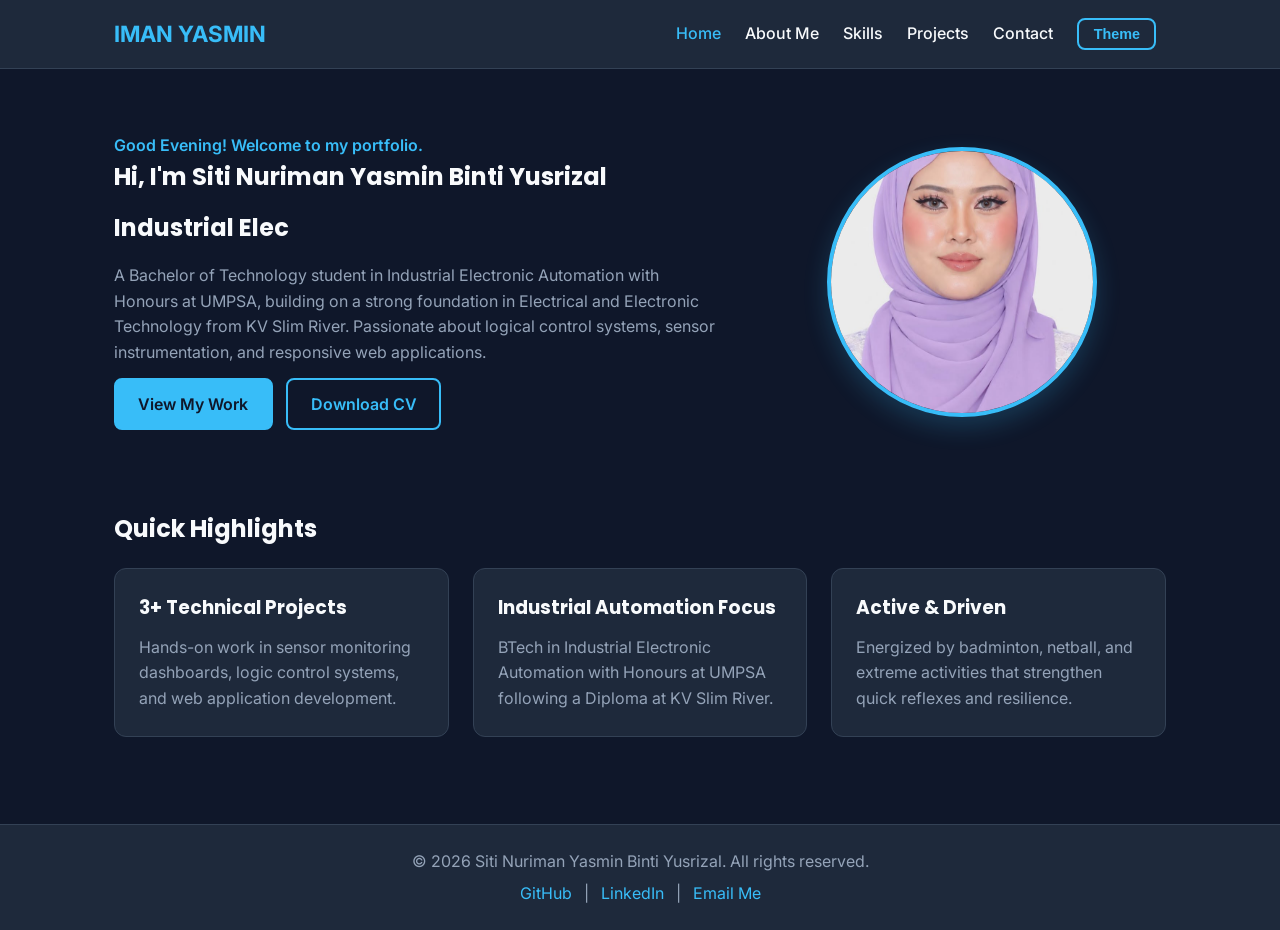
<file: index.html>
<!DOCTYPE html>
<html lang="en">
<head>
  <meta charset="UTF-8">
  <meta name="viewport" content="width=device-width, initial-scale=1.0">
  <title>Home | Siti Nuriman Yasmin Binti Yusrizal</title>
  <link rel="stylesheet" href="css/style.css">
</head>
<body>

  <header>
    <nav>
      <a href="index.html" class="logo">IMAN YASMIN</a>
      <button class="menu-toggle" id="menuToggle" aria-label="Toggle Menu">&#9776;</button>
      <ul class="nav-links" id="navLinks">
        <li><a href="index.html" class="active">Home</a></li>
        <li><a href="about.html">About Me</a></li>
        <li><a href="skills.html">Skills</a></li>
        <li><a href="projects.html">Projects</a></li>
        <li><a href="contact.html">Contact</a></li>
        <li><button id="themeToggle" class="btn btn-outline btn-small">Theme</button></li>
      </ul>
    </nav>
  </header>

  <main>
    <section class="hero">
      <div>
        <p id="greeting" style="color: var(--accent); font-weight: 600;"></p>
        <h1>Hi, I'm Siti Nuriman Yasmin Binti Yusrizal</h1>
        <h2><span id="typingText"></span></h2>
        <p style="color: var(--text-muted); margin-top: 1rem;">
          A Bachelor of Technology student in Industrial Electronic Automation with Honours at UMPSA, building on a strong foundation in Electrical and Electronic Technology from KV Slim River. Passionate about logical control systems, sensor instrumentation, and responsive web applications.
        </p>
        <div>
          <a href="projects.html" class="btn">View My Work</a>
          <a href="docs/resume.pdf" class="btn btn-outline" download>Download CV</a>
        </div>
      </div>
      <img src="image/profile.jpg" alt="Portrait photo of Siti Nuriman Yasmin Binti Yusrizal">
    </section>

    <section>
      <h2>Quick Highlights</h2>
      <div class="grid-container">
        <article class="card">
          <h3>3+ Technical Projects</h3>
          <p style="color: var(--text-muted);">Hands-on work in sensor monitoring dashboards, logic control systems, and web application development.</p>
        </article>
        <article class="card">
          <h3>Industrial Automation Focus</h3>
          <p style="color: var(--text-muted);">BTech in Industrial Electronic Automation with Honours at UMPSA following a Diploma at KV Slim River.</p>
        </article>
        <article class="card">
          <h3>Active &amp; Driven</h3>
          <p style="color: var(--text-muted);">Energized by badminton, netball, and extreme activities that strengthen quick reflexes and resilience.</p>
        </article>
      </div>
    </section>
  </main>

  <footer>
    <p>&copy; <span id="year"></span> Siti Nuriman Yasmin Binti Yusrizal. All rights reserved.</p>
    <p style="margin-top: 0.4rem;">
      <a href="https://github.com/" target="_blank" rel="noopener">GitHub</a> |
      <a href="https://linkedin.com/" target="_blank" rel="noopener">LinkedIn</a> |
      <a href="mailto:imanyasmin1311@gmail.com">Email Me</a>
    </p>
  </footer>

  <script src="js/script.js"></script>
</body>
</html>
</file>
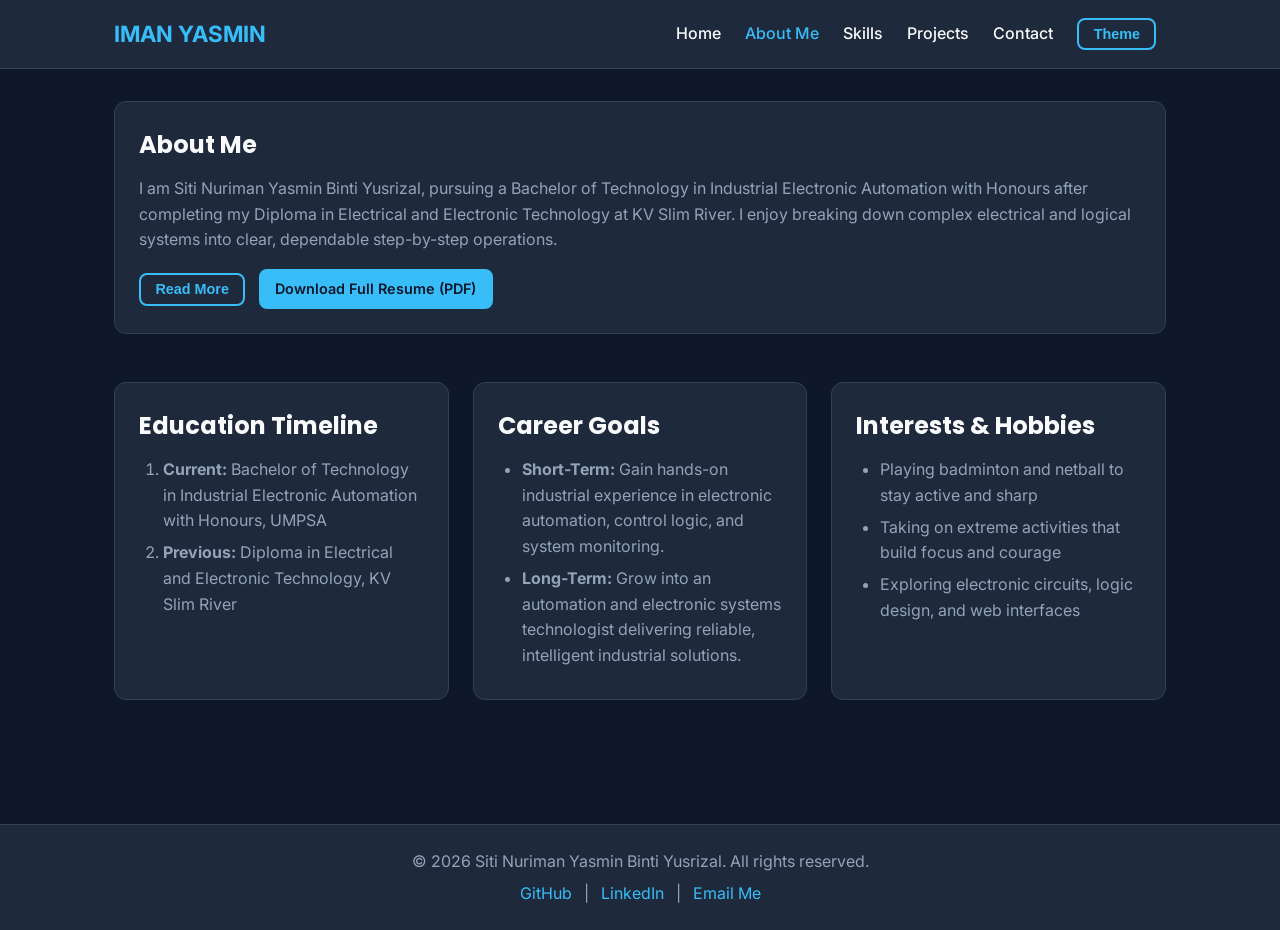
<file: about.html>
<!DOCTYPE html>
<html lang="en">
<head>
  <meta charset="UTF-8">
  <meta name="viewport" content="width=device-width, initial-scale=1.0">
  <title>About Me | Siti Nuriman Yasmin Binti Yusrizal</title>
  <link rel="stylesheet" href="css/style.css">
</head>
<body>

  <header>
    <nav>
      <a href="index.html" class="logo">IMAN YASMIN</a>
      <button class="menu-toggle" id="menuToggle" aria-label="Toggle Menu">&#9776;</button>
      <ul class="nav-links" id="navLinks">
        <li><a href="index.html">Home</a></li>
        <li><a href="about.html" class="active">About Me</a></li>
        <li><a href="skills.html">Skills</a></li>
        <li><a href="projects.html">Projects</a></li>
        <li><a href="contact.html">Contact</a></li>
        <li><button id="themeToggle" class="btn btn-outline btn-small">Theme</button></li>
      </ul>
    </nav>
  </header>

  <main>
    <section class="card">
      <h1>About Me</h1>
      <p style="color: var(--text-muted); margin-bottom: 1rem;">
        I am Siti Nuriman Yasmin Binti Yusrizal, pursuing a Bachelor of Technology in Industrial Electronic Automation with Honours after completing my Diploma in Electrical and Electronic Technology at KV Slim River. I enjoy breaking down complex electrical and logical systems into clear, dependable step-by-step operations.
      </p>
      <div id="moreBio" style="display: none; color: var(--text-muted); margin-bottom: 1rem;">
        <p>
          <strong>Personal Motto:</strong> "Clear logic, steady voltage, and fearless execution drive smart engineering."<br>
          Whether troubleshooting electronic circuits, structuring logic flows, or building clean web interfaces, I value accuracy, adaptability, and practical problem-solving in every task I take on.
        </p>
      </div>
      <button id="readMoreBtn" class="btn btn-outline btn-small">Read More</button>
      <a href="docs/resume.pdf" class="btn btn-small" download>Download Full Resume (PDF)</a>
    </section>

    <div class="grid-container">
      <section class="card">
        <h2>Education Timeline</h2>
        <ol class="styled-list">
          <li><strong>Current:</strong> Bachelor of Technology in Industrial Electronic Automation with Honours, UMPSA</li>
          <li><strong>Previous:</strong> Diploma in Electrical and Electronic Technology, KV Slim River</li>
        </ol>
      </section>

      <section class="card">
        <h2>Career Goals</h2>
        <ul class="styled-list">
          <li><strong>Short-Term:</strong> Gain hands-on industrial experience in electronic automation, control logic, and system monitoring.</li>
          <li><strong>Long-Term:</strong> Grow into an automation and electronic systems technologist delivering reliable, intelligent industrial solutions.</li>
        </ul>
      </section>

      <section class="card">
        <h2>Interests &amp; Hobbies</h2>
        <ul class="styled-list">
          <li>Playing badminton and netball to stay active and sharp</li>
          <li>Taking on extreme activities that build focus and courage</li>
          <li>Exploring electronic circuits, logic design, and web interfaces</li>
        </ul>
      </section>
    </div>
  </main>

  <footer>
    <p>&copy; <span id="year"></span> Siti Nuriman Yasmin Binti Yusrizal. All rights reserved.</p>
    <p style="margin-top: 0.4rem;">
      <a href="https://github.com/" target="_blank" rel="noopener">GitHub</a> |
      <a href="https://linkedin.com/" target="_blank" rel="noopener">LinkedIn</a> |
      <a href="mailto:imanyasmin1311@gmail.com">Email Me</a>
    </p>
  </footer>

  <script src="js/script.js"></script>
</body>
</html>
</file>
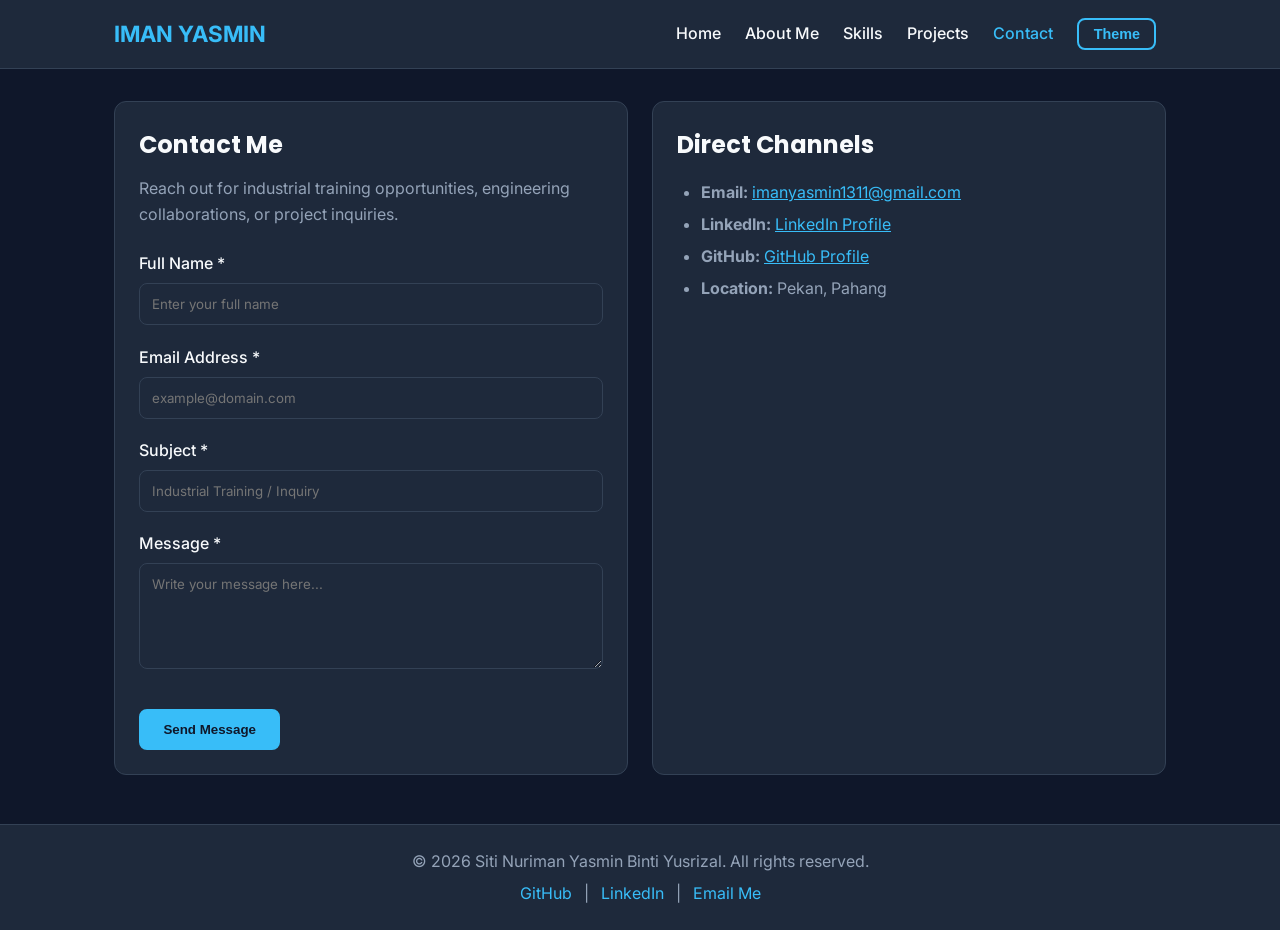
<file: contact.html>
<!DOCTYPE html>
<html lang="en">
<head>
  <meta charset="UTF-8">
  <meta name="viewport" content="width=device-width, initial-scale=1.0">
  <title>Contact | Siti Nuriman Yasmin Binti Yusrizal</title>
  <link rel="stylesheet" href="css/style.css">
</head>
<body>

  <header>
    <nav>
      <a href="index.html" class="logo">IMAN YASMIN</a>
      <button class="menu-toggle" id="menuToggle" aria-label="Toggle Menu">&#9776;</button>
      <ul class="nav-links" id="navLinks">
        <li><a href="index.html">Home</a></li>
        <li><a href="about.html">About Me</a></li>
        <li><a href="skills.html">Skills</a></li>
        <li><a href="projects.html">Projects</a></li>
        <li><a href="contact.html" class="active">Contact</a></li>
        <li><button id="themeToggle" class="btn btn-outline btn-small">Theme</button></li>
      </ul>
    </nav>
  </header>

  <main>
    <section class="grid-container">
      <div class="card">
        <h1>Contact Me</h1>
        <p style="color: var(--text-muted); margin-bottom: 1.5rem;">
          Reach out for industrial training opportunities, engineering collaborations, or project inquiries.
        </p>

        <form id="contactForm" novalidate>
          <div class="form-group">
            <label for="name">Full Name *</label>
            <input type="text" id="name" placeholder="Enter your full name">
            <div class="error-msg" id="nameError"></div>
          </div>

          <div class="form-group">
            <label for="email">Email Address *</label>
            <input type="email" id="email" placeholder="example@domain.com">
            <div class="error-msg" id="emailError"></div>
          </div>

          <div class="form-group">
            <label for="subject">Subject *</label>
            <input type="text" id="subject" placeholder="Industrial Training / Inquiry">
            <div class="error-msg" id="subjectError"></div>
          </div>

          <div class="form-group">
            <label for="message">Message *</label>
            <textarea id="message" rows="5" placeholder="Write your message here..."></textarea>
            <div class="error-msg" id="messageError"></div>
          </div>

          <button type="submit" class="btn">Send Message</button>
          <div class="success-msg" id="formSuccess">
            Thank you! Your message has been validated and submitted.
          </div>
        </form>
      </div>

      <div class="card">
        <h2>Direct Channels</h2>
        <ul class="styled-list" style="margin-top: 1rem;">
          <li><strong>Email:</strong> <a href="mailto:imanyasmin1311@gmail.com" style="color: var(--accent);">imanyasmin1311@gmail.com</a></li>
          <li><strong>LinkedIn:</strong> <a href="https://linkedin.com/" target="_blank" rel="noopener" style="color: var(--accent);">LinkedIn Profile</a></li>
          <li><strong>GitHub:</strong> <a href="https://github.com/" target="_blank" rel="noopener" style="color: var(--accent);">GitHub Profile</a></li>
          <li><strong>Location:</strong> Pekan, Pahang</li>
        </ul>
      </div>
    </section>
  </main>

  <footer>
    <p>&copy; <span id="year"></span> Siti Nuriman Yasmin Binti Yusrizal. All rights reserved.</p>
    <p style="margin-top: 0.4rem;">
      <a href="https://github.com/" target="_blank" rel="noopener">GitHub</a> |
      <a href="https://linkedin.com/" target="_blank" rel="noopener">LinkedIn</a> |
      <a href="mailto:imanyasmin1311@gmail.com">Email Me</a>
    </p>
  </footer>

  <script src="js/script.js"></script>
</body>
</html>
</file>
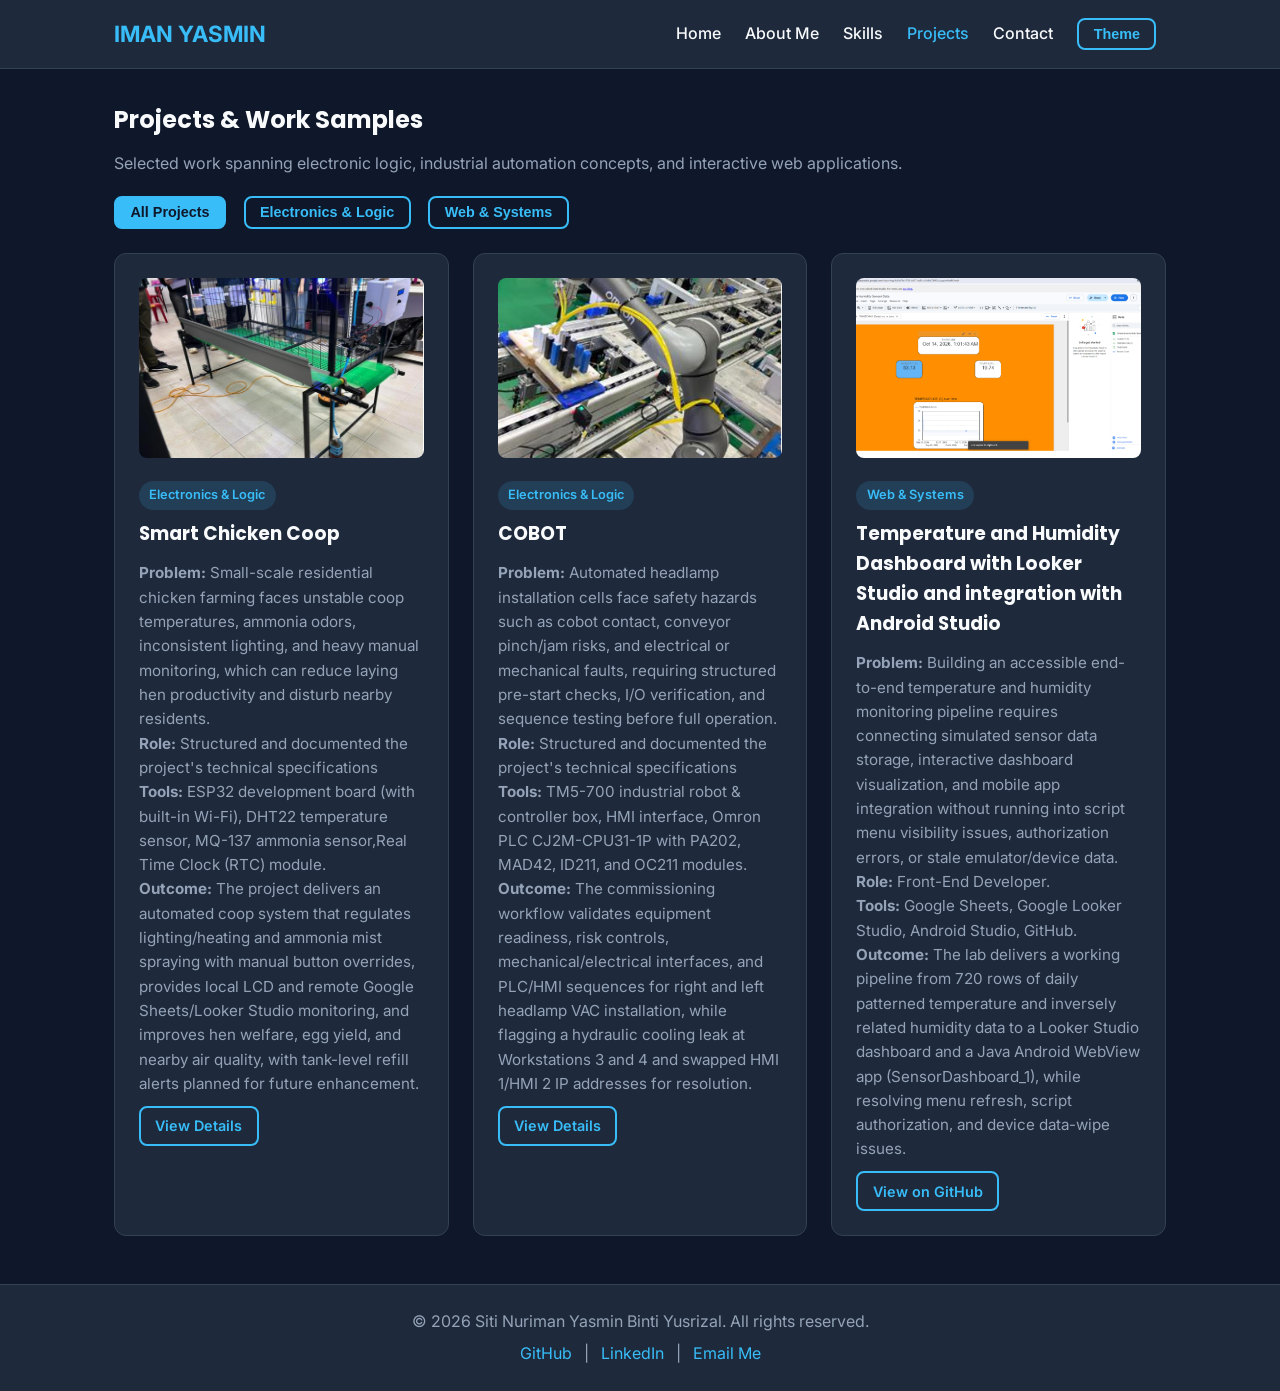
<file: projects.html>
<!DOCTYPE html>
<html lang="en">
<head>
  <meta charset="UTF-8">
  <meta name="viewport" content="width=device-width, initial-scale=1.0">
  <title>Projects | Siti Nuriman Yasmin Binti Yusrizal</title>
  <link rel="stylesheet" href="css/style.css">
</head>
<body>

  <header>
    <nav>
      <a href="index.html" class="logo">IMAN YASMIN</a>
      <button class="menu-toggle" id="menuToggle" aria-label="Toggle Menu">&#9776;</button>
      <ul class="nav-links" id="navLinks">
        <li><a href="index.html">Home</a></li>
        <li><a href="about.html">About Me</a></li>
        <li><a href="skills.html">Skills</a></li>
        <li><a href="projects.html" class="active">Projects</a></li>
        <li><a href="contact.html">Contact</a></li>
        <li><button id="themeToggle" class="btn btn-outline btn-small">Theme</button></li>
      </ul>
    </nav>
  </header>

  <main>
    <section>
      <h1>Projects &amp; Work Samples</h1>
      <p style="color: var(--text-muted); margin-bottom: 1.2rem;">
        Selected work spanning electronic logic, industrial automation concepts, and interactive web applications.
      </p>

      <div class="filter-group">
        <button class="btn btn-outline btn-small filter-btn active-filter" data-filter="all">All Projects</button>
        <button class="btn btn-outline btn-small filter-btn" data-filter="hardware">Electronics &amp; Logic</button>
        <button class="btn btn-outline btn-small filter-btn" data-filter="web">Web &amp; Systems</button>
      </div>

      <div class="grid-container">
        <!-- Project 1 -->
        <article class="card project-card" data-category="hardware">
          <img src="image/project_1.png" alt="Smart Chicken Coop">
          <span class="badge">Electronics &amp; Logic</span>
          <h3>Smart Chicken Coop</h3>
          <p style="color: var(--text-muted); font-size: 0.95rem; margin-bottom: 0.6rem;">
            <strong>Problem:</strong> Small-scale residential chicken farming faces unstable coop temperatures, ammonia odors, inconsistent lighting, and heavy manual monitoring, which can reduce laying hen productivity and disturb nearby residents.<br>
            <strong>Role:</strong> Structured and documented the project's technical specifications<br>
            <strong>Tools:</strong> ESP32 development board (with built-in Wi-Fi), DHT22 temperature sensor, MQ-137 ammonia sensor,Real Time Clock (RTC) module.<br>
            <strong>Outcome:</strong> The project delivers an automated coop system that regulates lighting/heating and ammonia mist spraying with manual button overrides, provides local LCD and remote Google Sheets/Looker Studio monitoring, and improves hen welfare, egg yield, and nearby air quality, with tank-level refill alerts planned for future enhancement.
          </p>
          <a href="https://github.com/" target="_blank" rel="noopener" class="btn btn-outline btn-small">View Details</a>
        </article>

        <!-- Project 2 -->
        <article class="card project-card" data-category="hardware">
          <img src="image/project_2.png" alt="COBOT">
          <span class="badge">Electronics &amp; Logic</span>
          <h3>COBOT</h3>
          <p style="color: var(--text-muted); font-size: 0.95rem; margin-bottom: 0.6rem;">
            <strong>Problem:</strong> Automated headlamp installation cells face safety hazards such as cobot contact, conveyor pinch/jam risks, and electrical or mechanical faults, requiring structured pre-start checks, I/O verification, and sequence testing before full operation.<br>
            <strong>Role:</strong> Structured and documented the project's technical specifications<br>
            <strong>Tools:</strong> TM5-700 industrial robot & controller box, HMI interface, Omron PLC CJ2M-CPU31-1P with PA202, MAD42, ID211, and OC211 modules.<br>
            <strong>Outcome:</strong> The commissioning workflow validates equipment readiness, risk controls, mechanical/electrical interfaces, and PLC/HMI sequences for right and left headlamp VAC installation, while flagging a hydraulic cooling leak at Workstations 3 and 4 and swapped HMI 1/HMI 2 IP addresses for resolution.
          </p>
          <a href="https://github.com/" target="_blank" rel="noopener" class="btn btn-outline btn-small">View Details</a>
        </article>

        <!-- Project 3 -->
        <article class="card project-card" data-category="web">
          <img src="image/project_3.png" alt="LOOKER STUDIO">
          <span class="badge">Web &amp; Systems</span>
          <h3>Temperature and Humidity Dashboard with Looker Studio and integration with Android Studio</h3>
          <p style="color: var(--text-muted); font-size: 0.95rem; margin-bottom: 0.6rem;">
            <strong>Problem:</strong> Building an accessible end-to-end temperature and humidity monitoring pipeline requires connecting simulated sensor data storage, interactive dashboard visualization, and mobile app integration without running into script menu visibility issues, authorization errors, or stale emulator/device data.<br>
            <strong>Role:</strong> Front-End Developer.<br>
            <strong>Tools:</strong> Google Sheets, Google Looker Studio, Android Studio, GitHub.<br>
            <strong>Outcome:</strong> The lab delivers a working pipeline from 720 rows of daily patterned temperature and inversely related humidity data to a Looker Studio dashboard and a Java Android WebView app (SensorDashboard_1), while resolving menu refresh, script authorization, and device data-wipe issues.
          </p>
          <a href="https://github.com/" target="_blank" rel="noopener" class="btn btn-outline btn-small">View on GitHub</a>
        </article>
      </div>
    </section>
  </main>

  <footer>
    <p>&copy; <span id="year"></span> Siti Nuriman Yasmin Binti Yusrizal. All rights reserved.</p>
    <p style="margin-top: 0.4rem;">
      <a href="https://github.com/" target="_blank" rel="noopener">GitHub</a> |
      <a href="https://linkedin.com/" target="_blank" rel="noopener">LinkedIn</a> |
      <a href="mailto:imanyasmin1311@gmail.com">Email Me</a>
    </p>
  </footer>

  <script src="js/script.js"></script>
</body>
</html>
</file>
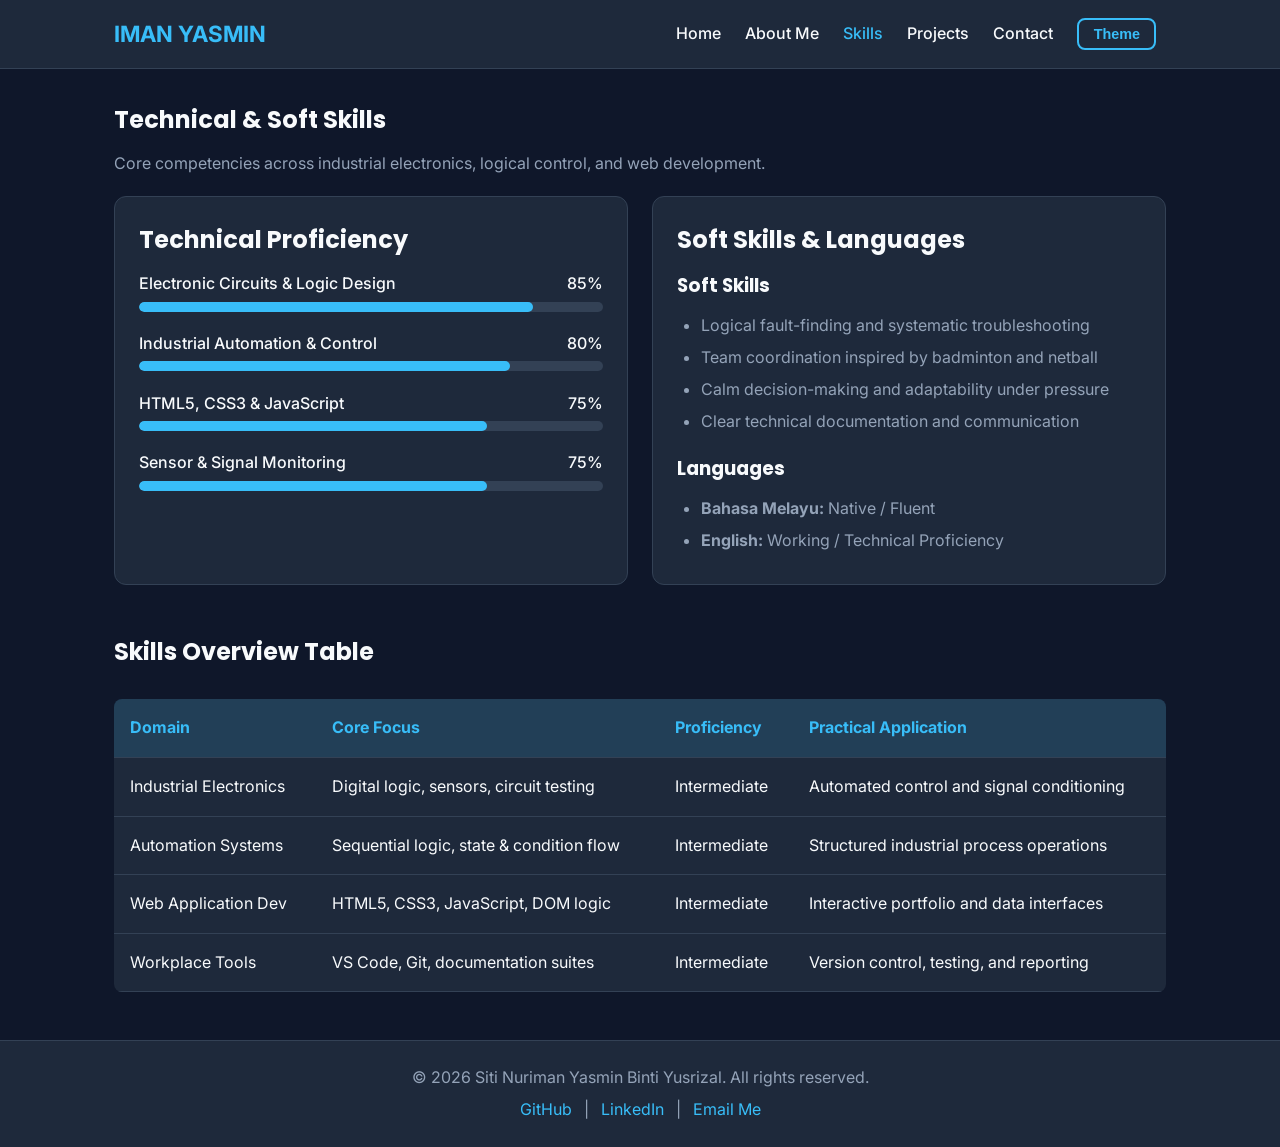
<file: skills.html>
<!DOCTYPE html>
<html lang="en">
<head>
  <meta charset="UTF-8">
  <meta name="viewport" content="width=device-width, initial-scale=1.0">
  <title>Skills | Siti Nuriman Yasmin Binti Yusrizal</title>
  <link rel="stylesheet" href="css/style.css">
</head>
<body>

  <header>
    <nav>
      <a href="index.html" class="logo">IMAN YASMIN</a>
      <button class="menu-toggle" id="menuToggle" aria-label="Toggle Menu">&#9776;</button>
      <ul class="nav-links" id="navLinks">
        <li><a href="index.html">Home</a></li>
        <li><a href="about.html">About Me</a></li>
        <li><a href="skills.html" class="active">Skills</a></li>
        <li><a href="projects.html">Projects</a></li>
        <li><a href="contact.html">Contact</a></li>
        <li><button id="themeToggle" class="btn btn-outline btn-small">Theme</button></li>
      </ul>
    </nav>
  </header>

  <main>
    <section>
      <h1>Technical &amp; Soft Skills</h1>
      <p style="color: var(--text-muted);">Core competencies across industrial electronics, logical control, and web development.</p>

      <div class="grid-container">
        <div class="card">
          <h2>Technical Proficiency</h2>
          <div class="skill-bar-container">
            <div class="skill-info"><span>Electronic Circuits &amp; Logic Design</span><span>85%</span></div>
            <div class="progress-bg"><div class="progress-fill" style="width: 85%;"></div></div>
          </div>
          <div class="skill-bar-container">
            <div class="skill-info"><span>Industrial Automation &amp; Control</span><span>80%</span></div>
            <div class="progress-bg"><div class="progress-fill" style="width: 80%;"></div></div>
          </div>
          <div class="skill-bar-container">
            <div class="skill-info"><span>HTML5, CSS3 &amp; JavaScript</span><span>75%</span></div>
            <div class="progress-bg"><div class="progress-fill" style="width: 75%;"></div></div>
          </div>
          <div class="skill-bar-container">
            <div class="skill-info"><span>Sensor &amp; Signal Monitoring</span><span>75%</span></div>
            <div class="progress-bg"><div class="progress-fill" style="width: 75%;"></div></div>
          </div>
        </div>

        <div class="card">
          <h2>Soft Skills &amp; Languages</h2>
          <h3>Soft Skills</h3>
          <ul class="styled-list" style="margin-bottom: 1.2rem;">
            <li>Logical fault-finding and systematic troubleshooting</li>
            <li>Team coordination inspired by badminton and netball</li>
            <li>Calm decision-making and adaptability under pressure</li>
            <li>Clear technical documentation and communication</li>
          </ul>
          <h3>Languages</h3>
          <ul class="styled-list">
            <li><strong>Bahasa Melayu:</strong> Native / Fluent</li>
            <li><strong>English:</strong> Working / Technical Proficiency</li>
          </ul>
        </div>
      </div>
    </section>

    <section>
      <h2>Skills Overview Table</h2>
      <div class="table-wrapper">
        <table>
          <thead>
            <tr>
              <th>Domain</th>
              <th>Core Focus</th>
              <th>Proficiency</th>
              <th>Practical Application</th>
            </tr>
          </thead>
          <tbody>
            <tr>
              <td>Industrial Electronics</td>
              <td>Digital logic, sensors, circuit testing</td>
              <td>Intermediate</td>
              <td>Automated control and signal conditioning</td>
            </tr>
            <tr>
              <td>Automation Systems</td>
              <td>Sequential logic, state &amp; condition flow</td>
              <td>Intermediate</td>
              <td>Structured industrial process operations</td>
            </tr>
            <tr>
              <td>Web Application Dev</td>
              <td>HTML5, CSS3, JavaScript, DOM logic</td>
              <td>Intermediate</td>
              <td>Interactive portfolio and data interfaces</td>
            </tr>
            <tr>
              <td>Workplace Tools</td>
              <td>VS Code, Git, documentation suites</td>
              <td>Intermediate</td>
              <td>Version control, testing, and reporting</td>
            </tr>
          </tbody>
        </table>
      </div>
    </section>
  </main>

  <footer>
    <p>&copy; <span id="year"></span> Siti Nuriman Yasmin Binti Yusrizal. All rights reserved.</p>
    <p style="margin-top: 0.4rem;">
      <a href="https://github.com/" target="_blank" rel="noopener">GitHub</a> |
      <a href="https://linkedin.com/" target="_blank" rel="noopener">LinkedIn</a> |
      <a href="mailto:imanyasmin1311@gmail.com">Email Me</a>
    </p>
  </footer>

  <script src="js/script.js"></script>
</body>
</html>
</file>
<file: css/style.css>
@import url('https://fonts.googleapis.com/css2?family=Inter:wght@400;500;600&family=Poppins:wght@600;700&display=swap');

:root {
  --bg-color: #0f172a;
  --card-bg: #1e293b;
  --text-main: #f8fafc;
  --text-muted: #94a3b8;
  --accent: #38bdf8;
  --accent-hover: #0284c7;
  --border-color: #334155;
}

body.light-mode {
  --bg-color: #f8fafc;
  --card-bg: #ffffff;
  --text-main: #0f172a;
  --text-muted: #475569;
  --accent: #0284c7;
  --accent-hover: #0369a1;
  --border-color: #cbd5e1;
}

* {
  margin: 0;
  padding: 0;
  box-sizing: border-box;
}

body {
  font-family: 'Inter', sans-serif;
  background-color: var(--bg-color);
  color: var(--text-main);
  line-height: 1.6;
  transition: background-color 0.3s ease, color 0.3s ease;
}

h1, h2, h3 {
  font-family: 'Poppins', sans-serif;
  margin-bottom: 0.75rem;
}

/* Header & Navigation */
header {
  background-color: var(--card-bg);
  border-bottom: 1px solid var(--border-color);
  position: sticky;
  top: 0;
  z-index: 100;
}

nav {
  max-width: 1100px;
  margin: auto;
  padding: 1rem 1.5rem;
  display: flex;
  justify-content: space-between;
  align-items: center;
}

.logo {
  font-size: 1.4rem;
  font-weight: 700;
  color: var(--accent);
  text-decoration: none;
}

.nav-links {
  list-style: none;
  display: flex;
  gap: 1.5rem;
  align-items: center;
}

.nav-links a {
  text-decoration: none;
  color: var(--text-main);
  font-weight: 500;
  transition: color 0.3s;
}

.nav-links a:hover,
.nav-links a.active {
  color: var(--accent);
}

.menu-toggle {
  display: none;
  background: none;
  border: none;
  color: var(--text-main);
  font-size: 1.6rem;
  cursor: pointer;
}

/* Main Layout */
main {
  max-width: 1100px;
  margin: 2rem auto;
  padding: 0 1.5rem;
  min-height: 75vh;
}

section {
  margin-bottom: 3rem;
}

/* Buttons */
.btn {
  display: inline-block;
  background-color: var(--accent);
  color: #0f172a;
  padding: 0.7rem 1.4rem;
  border-radius: 8px;
  text-decoration: none;
  font-weight: 600;
  margin-right: 0.6rem;
  margin-top: 0.8rem;
  border: 2px solid var(--accent);
  cursor: pointer;
  transition: transform 0.2s, background-color 0.3s, color 0.3s;
}

.btn:hover {
  background-color: var(--accent-hover);
  border-color: var(--accent-hover);
  color: #ffffff;
  transform: translateY(-2px);
}

.btn-outline {
  background: transparent;
  color: var(--accent);
}

.btn-outline:hover {
  background-color: var(--accent);
  color: #0f172a;
}

.btn-small {
  padding: 0.4rem 0.9rem;
  font-size: 0.9rem;
  margin-top: 0;
}

/* Hero Section */
.hero {
  display: grid;
  grid-template-columns: 1.2fr 0.8fr;
  gap: 2rem;
  align-items: center;
  padding: 2rem 0;
}

.hero img {
  width: 270px;
  height: 270px;
  object-fit: cover;
  border-radius: 50%;
  border: 4px solid var(--accent);
  box-shadow: 0 10px 25px rgba(56, 189, 248, 0.2);
  justify-self: center;
}

/* Cards & Grid */
.grid-container {
  display: grid;
  grid-template-columns: repeat(auto-fit, minmax(290px, 1fr));
  gap: 1.5rem;
  margin-top: 1.2rem;
}

.card {
  background-color: var(--card-bg);
  border: 1px solid var(--border-color);
  border-radius: 12px;
  padding: 1.5rem;
  transition: transform 0.3s ease, border-color 0.3s ease;
}

.card:hover {
  transform: translateY(-5px);
  border-color: var(--accent);
}

.card img {
  width: 100%;
  height: 180px;
  object-fit: cover;
  border-radius: 8px;
  margin-bottom: 1rem;
  background-color: #334155;
}

.badge {
  display: inline-block;
  background-color: rgba(56, 189, 248, 0.15);
  color: var(--accent);
  padding: 0.25rem 0.65rem;
  border-radius: 20px;
  font-size: 0.8rem;
  font-weight: 600;
  margin-bottom: 0.6rem;
}

/* Lists inside main */
.styled-list {
  margin-left: 1.5rem;
  margin-top: 0.5rem;
  color: var(--text-muted);
}

.styled-list li {
  margin-bottom: 0.4rem;
}

/* Skill Bars */
.skill-bar-container {
  margin-bottom: 1.2rem;
}

.skill-info {
  display: flex;
  justify-content: space-between;
  margin-bottom: 0.3rem;
  font-weight: 500;
}

.progress-bg {
  width: 100%;
  height: 10px;
  background-color: var(--border-color);
  border-radius: 6px;
  overflow: hidden;
}

.progress-fill {
  height: 100%;
  background-color: var(--accent);
  border-radius: 6px;
  transition: width 1s ease-in-out;
}

/* Table */
.table-wrapper {
  overflow-x: auto;
}

table {
  width: 100%;
  border-collapse: collapse;
  margin-top: 1rem;
  background-color: var(--card-bg);
  border-radius: 8px;
  overflow: hidden;
}

th, td {
  padding: 1rem;
  text-align: left;
  border-bottom: 1px solid var(--border-color);
}

th {
  background-color: rgba(56, 189, 248, 0.15);
  color: var(--accent);
}

/* Filter Buttons */
.filter-group {
  margin-bottom: 1.5rem;
  display: flex;
  flex-wrap: wrap;
  gap: 0.5rem;
}

.filter-btn.active-filter {
  background-color: var(--accent);
  color: #0f172a;
}

/* Contact Form */
.form-group {
  margin-bottom: 1.2rem;
}

label {
  display: block;
  margin-bottom: 0.4rem;
  font-weight: 500;
}

input, textarea {
  width: 100%;
  padding: 0.75rem;
  border-radius: 8px;
  border: 1px solid var(--border-color);
  background-color: var(--card-bg);
  color: var(--text-main);
  font-family: inherit;
}

input:focus, textarea:focus {
  outline: none;
  border-color: var(--accent);
}

.error-msg {
  color: #f87171;
  font-size: 0.85rem;
  margin-top: 0.3rem;
}

.success-msg {
  background-color: rgba(16, 185, 129, 0.15);
  border: 1px solid #10b981;
  color: #10b981;
  padding: 1rem;
  border-radius: 8px;
  margin-top: 1rem;
  display: none;
}

/* Footer */
footer {
  text-align: center;
  padding: 1.5rem;
  background-color: var(--card-bg);
  border-top: 1px solid var(--border-color);
  color: var(--text-muted);
  margin-top: 3rem;
}

footer a {
  color: var(--accent);
  text-decoration: none;
  margin: 0 0.5rem;
}

/* Breakpoint 1: Tablet (<= 768px) */
@media (max-width: 768px) {
  .hero {
    grid-template-columns: 1fr;
    text-align: center;
  }

  .menu-toggle {
    display: block;
  }

  .nav-links {
    display: none;
    flex-direction: column;
    position: absolute;
    top: 65px;
    left: 0;
    width: 100%;
    background-color: var(--card-bg);
    padding: 1.5rem;
    border-bottom: 1px solid var(--border-color);
  }

  .nav-links.show {
    display: flex;
  }
}

/* Breakpoint 2: Mobile (<= 480px) */
@media (max-width: 480px) {
  h1 {
    font-size: 1.6rem;
  }

  .hero img {
    width: 200px;
    height: 200px;
  }

  .btn {
    display: block;
    width: 100%;
    text-align: center;
    margin-right: 0;
  }
}
</file>
